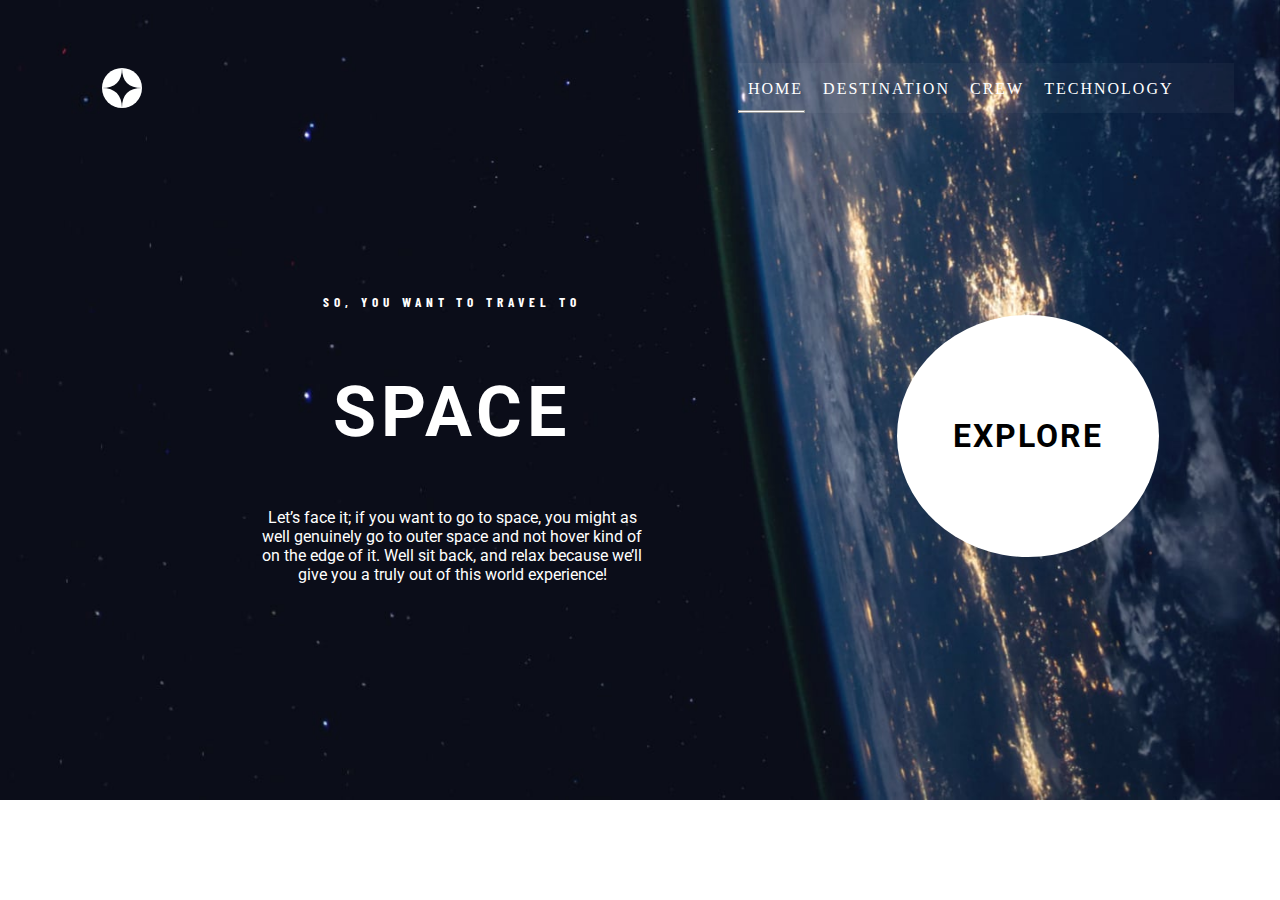
<file: index.html>
<!DOCTYPE html>
<html lang="en">
<head>
  <meta charset="UTF-8">
  <meta name="viewport" content="width=device-width, initial-scale=1.0">

  <link rel="icon" type="image/png" sizes="32x32" href="./assets/favicon-32x32.png">
  <title>Frontend Mentor | Space tourism website</title>
  <link rel="preconnect" href="https://fonts.googleapis.com">
  <link rel="preconnect" href="https://fonts.gstatic.com" crossorigin>
  <link
    href="https://fonts.googleapis.com/css2?family=Barlow+Condensed:wght@300&family=Barlow:wght@300&family=Roboto:wght@300&display=swap"
    rel="stylesheet">

  <link rel="stylesheet" href="styles.css">
</head>
<body>

  <header>
    <img id="logo" src="assets/shared/logo.svg" alt="logo">
    <!---->
    <img id="menu" src="assets/shared/icon-hamburger.svg" alt="menu">
    <nav><a href="index.html">HOME</a>
      <a href="destination.html">DESTINATION</a>
      <a href="crew.html">CREW</a>
      <a href="technology.html">TECHNOLOGY</a>
    </nav>
  </header>
  <aside>
      <img id="close" src="assets/shared/icon-close.svg" alt="close">
      <a href="index.html">00 Home</a>
      <a href="destination.html">01 Destination</a>
      <a href="crew.html">02 Crew</a>
      <a href="technology.html">03 Technology</a>

  </aside>
  <div>
    <main id="indexmain">
      <h5 id="p1">SO, YOU WANT TO TRAVEL TO</h5>
      <h1>SPACE</h1>
      <p id="p2">Let’s face it; if you want to go to space, you might as well genuinely go to
        outer space and not hover kind of on the edge of it. Well sit back, and relax
        because we’ll give you a truly out of this world experience!</p>
    
    </main>
    <footer>
      <div id="explore"></div>
      <a href="destination.html">EXPLORE</a>
    </footer>
  </div>
 
  <script src="app.js"></script>
  
</body>
</html>
</file>
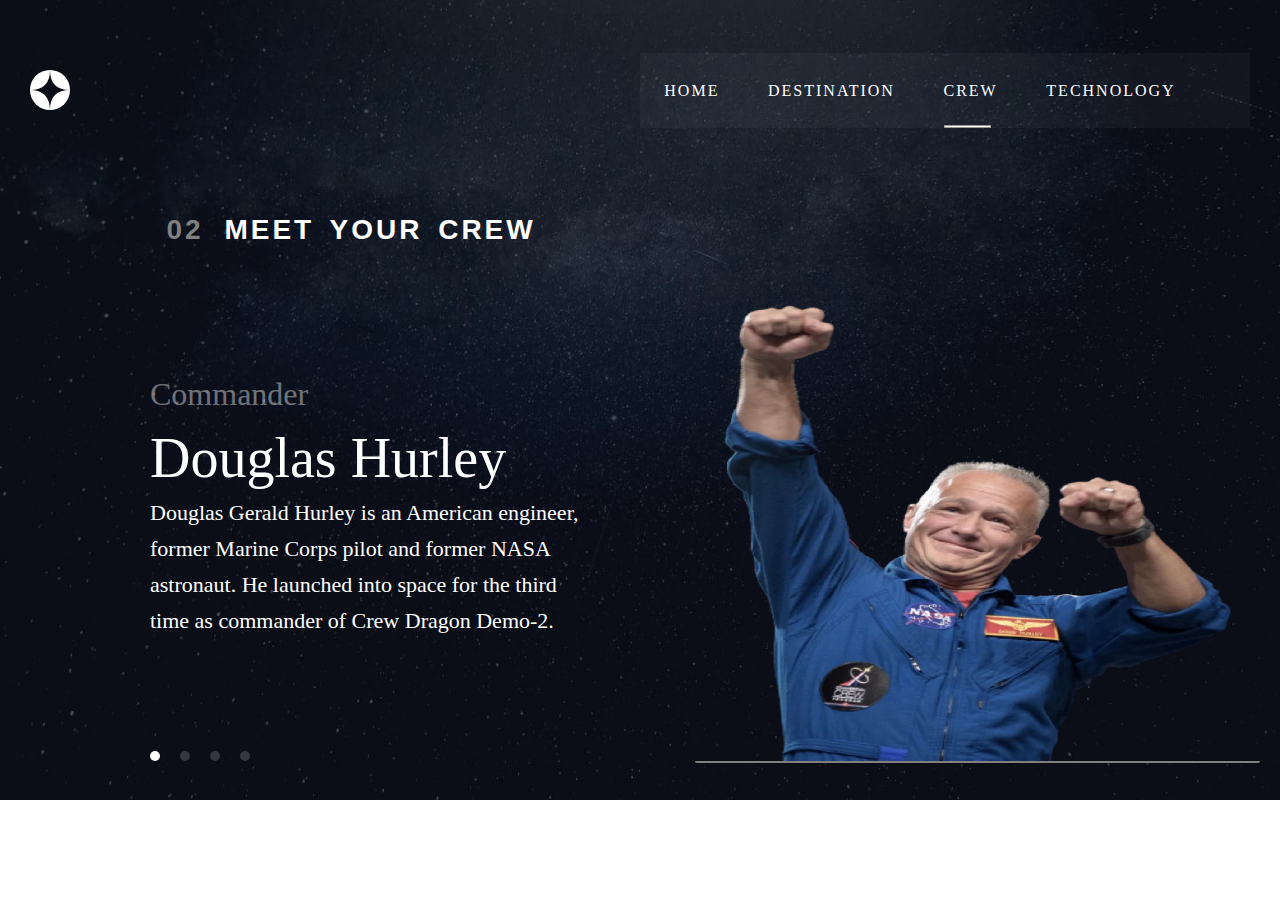
<file: crew.html>
<!DOCTYPE html>
<html lang="en">
<head>
    <meta charset="UTF-8">
    <meta http-equiv="X-UA-Compatible" content="IE=edge">
    <meta name="viewport" content="width=device-width, initial-scale=1.0">
    <title>Frontend Mentor|Crew</title>
    <link rel="stylesheet" href="crew.css">
</head>
<body>
    <header>
        <img id="logo" src="assets/shared/logo.svg" alt="logo">
        <img id="menu" src="assets/shared/icon-hamburger.svg" alt="menu">
        <nav><a href="index.html">HOME</a>
            <a href="destination.html">DESTINATION</a>
            <a href="crew.html">CREW</a>
            <a href="technology.html">TECHNOLOGY</a>
        </nav>
    </header>
    <aside>
        <img id="close" src="assets/shared/icon-close.svg" alt="close">
        <a href="index.html">00 Home</a>
        <a href="destination.html">01 Destination</a>
        <a href="crew.html">02 Crew</a>
        <a href="technology.html">03 Technology</a>

    </aside>

    <main>
        <h5 id="crewHead"><span><b>02</b></span> MEET YOUR CREW</h5>
        <div id="grid">
            <div id="img"><img src="assets/crew/image-douglas-hurley.webp" alt="crew"></div>
            <div id="ip">
                <input type="radio" name="crew" class="radcrew" value="c1" checked>
                <input type="radio" name="crew" class="radcrew" value="c2">
                <input type="radio" name="crew" class="radcrew" value="c3">
                <input type="radio" name="crew" class="radcrew" value="c4">
            </div>
            <div id="te">
                <div id="designation">
                    <p id="des">Commander</p>
                    <p id="name">Douglas Hurley</p>
                </div>
                <p id="about">
                    Douglas Gerald Hurley is an American engineer, former Marine Corps pilot
                    and former NASA astronaut. He launched into space for the third time as
                    commander of Crew Dragon Demo-2.
                </p>
            </div>
        </div>
    </main>
<script src="app.js"></script>
<script src="crew.js"></script>
</body>
</html>
</file>
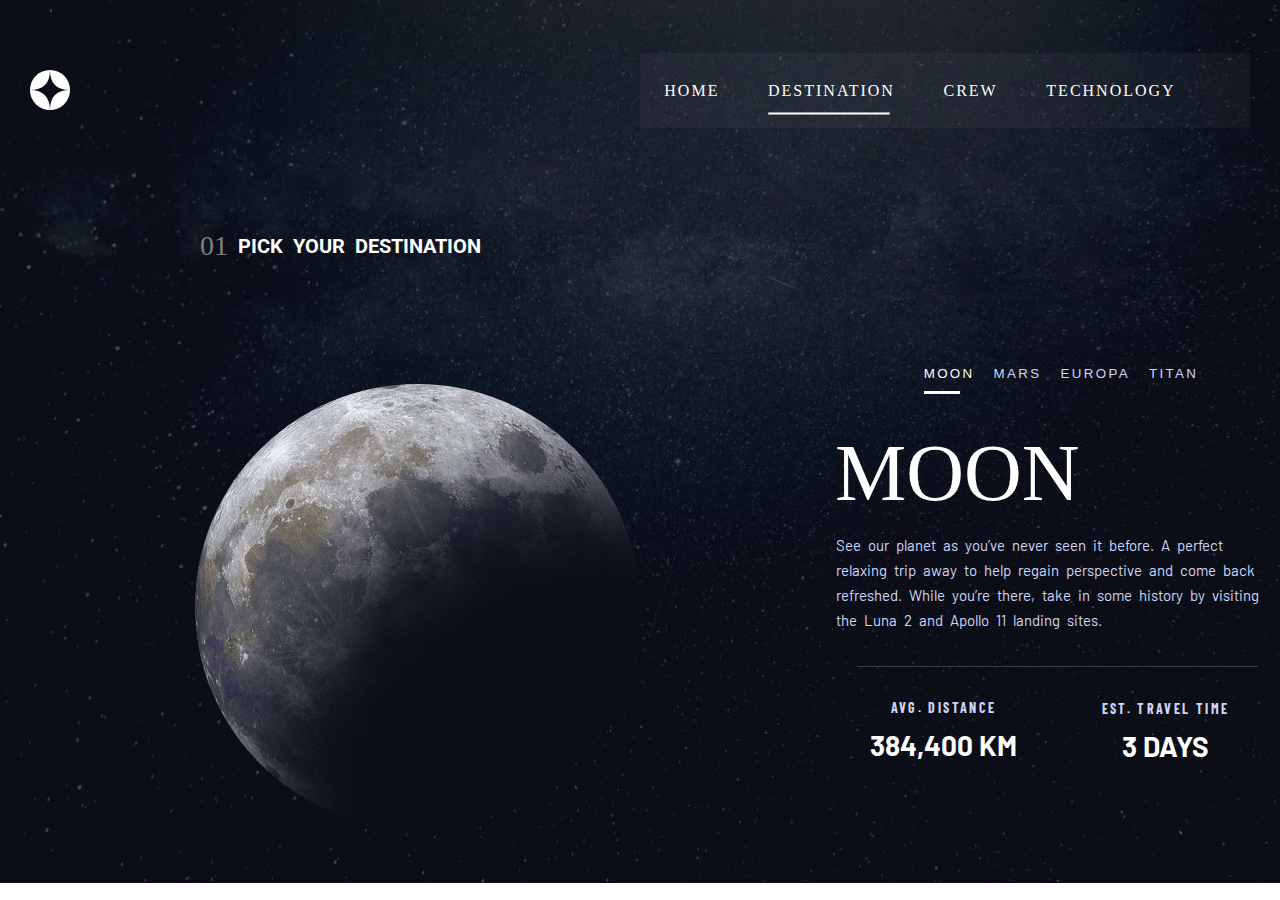
<file: destination.html>
<!DOCTYPE html>
<html lang="en">
<head>
  <meta charset="UTF-8">
  <meta name="viewport" content="width=device-width, initial-scale=1.0">

  <link rel="icon" type="image/png" sizes="32x32" href="./assets/favicon-32x32.png">
  
  <title>Frontend Mentor | Space tourism website</title>
  <link rel="preconnect" href="https://fonts.googleapis.com">
  <link rel="preconnect" href="https://fonts.gstatic.com" crossorigin>
  <link
    href="https://fonts.googleapis.com/css2?family=Barlow+Condensed:wght@300&family=Barlow:wght@300&family=Roboto:wght@300&display=swap"
    rel="stylesheet">

  <link rel="stylesheet" href="dest.css">
  <!-- <style>
    body{
      background-image:url(assets/destination/background-destination-mobile.jpg);
    }
    @media(min-width:376px){
      body{
        background-image: url(assets/destination/background-destination-tablet.jpg);
      }
    }
    @media(min-width:768px){
      body{
        background-image: url(assets/destination/background-destination-desktop.jpg);
      }
    }
  </style> -->
</head>
<body>
  
  <header>
    <img id="logo" src="assets/shared/logo.svg" alt="logo">
    <!---->
    <img id="menu" src="assets/shared/icon-hamburger.svg" alt="menu">
    <nav><a href="index.html">HOME</a>
      <a href="destination.html">DESTINATION</a>
      <a href="crew.html">CREW</a>
      <a href="technology.html">TECHNOLOGY</a>
    </nav>
  </header>
  <aside>
    <img id="close" src="assets/shared/icon-close.svg" alt="close">
    <a href="index.html">00 Home</a>
    <a href="destination.html">01 Destination</a>
    <a href="crew.html">02 Crew</a>
    <a href="technology.html">03 Technology</a>
  
  </aside>

  
  <main id="destmain">
    <div id="head">
      <span>01</span>
      <h5 id="destHead">PICK YOUR DESTINATION</h5>
    </div>

    <div id="flex">
      <div id="img1"><img id="img" src="assets/destination/image-moon.png" alt="moon"></div>
      
      <div id="text">
        <div id="planets">
          <button class="active">MOON</button>
          <button class="inact">MARS</button>
          <button class="inact">EUROPA</button>
          <button class="inact">TITAN</button>
        </div>
        <h1>MOON</h1>
        <p id="destpara">See our planet as you’ve never seen it before. A perfect relaxing trip away to help
          regain perspective and come back refreshed. While you’re there, take in some history
          by visiting the Luna 2 and Apollo 11 landing sites.</p>
        <hr id="desthr">
        <div id="DT">
          <div id="destp1">
            <p class="p11">AVG. DISTANCE</p>
            <p class="p12">384,400 KM</p>
          </div>
          <div id="destp2">
            <p class="p11">EST. TRAVEL TIME</p>
            <p class="p12">3 DAYS</p>
          </div>
        </div>
      </div>
    </div>
  </main>
<script src="app.js"></script>
<script src="dest.js"></script>
  
</body>
</html>
</file>
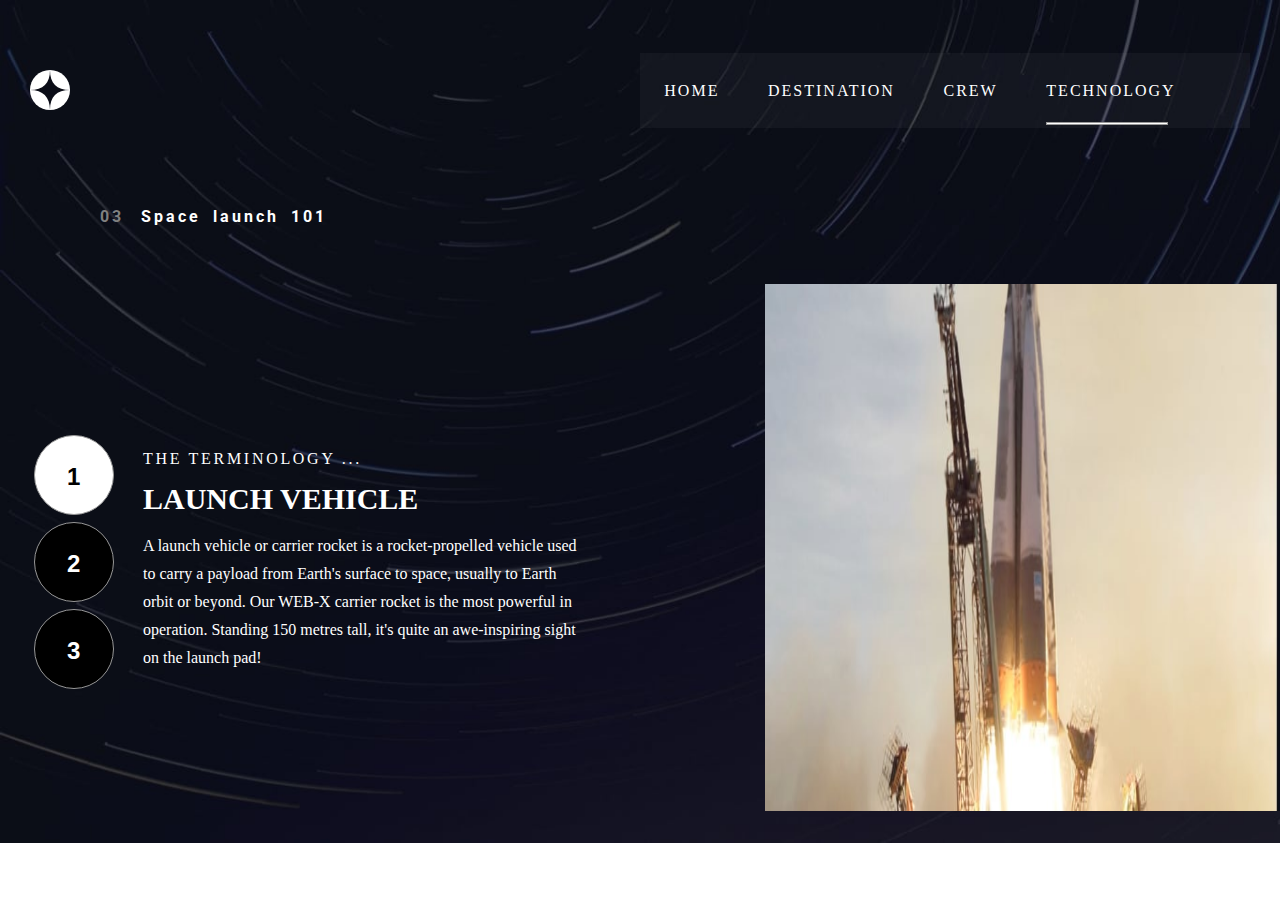
<file: technology.html>
<!DOCTYPE html>
<html lang="en">
<head>
    <meta charset="UTF-8">
    <meta http-equiv="X-UA-Compatible" content="IE=edge">
    <meta name="viewport" content="width=device-width, initial-scale=1.0">
    <title>Frontend Mentor | Space tourism website</title>
    <link
        href="https://fonts.googleapis.com/css2?family=Barlow+Condensed:wght@300&family=Barlow:wght@300&family=Roboto:wght@300&display=swap"
        rel="stylesheet">
    <link rel="stylesheet" href="tech.css">
</head>
<body>
    <header>
        <img id="logo" src="assets/shared/logo.svg" alt="logo">
        <!---->
        <img id="menu" src="assets/shared/icon-hamburger.svg" alt="">
        <nav><a href="index.html">HOME</a>
        <a href="destination.html">DESTINATION</a>
        <a href="crew.html">CREW</a>
        <a href="technology.html">TECHNOLOGY</a></nav>
    </header>
    <aside>
        <img id="close" src="assets/shared/icon-close.svg" alt="close">
        <a href="index.html">00 Home</a>
        <a href="destination.html">01 Destination</a>
        <a href="crew.html">02 Crew</a>
        <a href="technology.html">03 Technology</a>
    </aside>
    <main>
        <h5 id="techHead"><span>03</span> Space launch 101</h5>
        <div id="gridy">
            <img id="img" src="assets/technology/image-launch-vehicle-landscape.jpg" alt="techy">
            <div id="radbtn">
                <!-- <div class="val"><input type="radio" name="choosetech" class="ctech" value="1">
                    <p>1</p>
                </div>
                <div class="val"><input type="radio" name="choosetech" class="ctech" value="2">
                    <p>2</p>
                </div>
                <div class="val"><input type="radio" name="choosetech" class="ctech" value="3">
                    <p>3</p>
                </div> -->
                <input type="radio" name="rb" class="ctech" checked>
                <input type="radio" name="rb" class="ctech">
                <input type="radio" name="rb" class="ctech">
            </div>
            <div id="content">
                <div id="term">THE TERMINOLOGY ...</div>
                <h3>LAUNCH VEHICLE</h3>
                <div id="text">
                    A launch vehicle or carrier rocket is a rocket-propelled vehicle used to carry a
                    payload from Earth's surface to space, usually to Earth orbit or beyond. Our
                    WEB-X carrier rocket is the most powerful in operation. Standing 150 metres tall,
                    it's quite an awe-inspiring sight on the launch pad!
                </div>
            </div>
        </div>
            
    </main>

    <script src="app.js"></script>
    <script src="tech.js"></script>
</body>
</html>
</file>
<file: styles.css>
body {
  padding: 0;
  margin: 0;
  box-sizing: border-box;
  background-image: url(assets/home/background-home-mobile.jpg);
  background-repeat: no-repeat;
  background-size: cover;
  height:fit-content;
}
nav {
  display: none;
}
header {
  display: flex;
  justify-content:space-between;
  align-items:center;
  padding:20px 24px;
}
#logo {
  width: 40px;
  height: 40px;
}
#menu {
  width: 24px;
  height: 21px;
}
aside {
  position: absolute;
  margin-left: 375px;
  margin-top: -84px;
  width: 254px;
  height: 667px;
  display: none;
  flex-direction: column;
  backdrop-filter: blur(10px);
  z-index: 5;
}
aside a {
  text-decoration: none;
  letter-spacing: 2.7px;
  line-height: 19px;
  color:white;
  margin: 16px 0;
  margin-left: 32px;
}
#close {
  width: 19.09px;
  height: 19.09px;
  margin: 33.95px 0 0 208.45px;
}
#indexmain {
  color:white;
  text-align:center;
  padding:10px;
}
#p1 {
  letter-spacing: 4.95px;
  font-family: "Barlow Condensed", sans-serif;
}
h1 {
  font-family: "Roboto", sans-serif;
  font-size: 70px;
}
#indexmain h1 {
  letter-spacing: 5px;
  margin: 16px;
}
#p2 {
  font-family: "Roboto", sans-serif;
}
#explore,
footer a {
  position: absolute;
  margin-top: 100px;
  border-radius: 50%;
}
footer a {
  background: white;
  width: 150px;
  height: 150px;
  font-family: "Roboto", sans-serif;
  font-weight: 700;
  text-decoration: none;
  color: black;
}
footer,
footer a {
  display: grid;
  place-items: center;
}
footer {
  margin-top: 100px;
}
#explore {
  background: transparent;
  width: 250px;
  height: 250px;
  z-index: 2;
}
#explore:hover {
  background: radial-gradient(transparent, rgba(255, 255, 255, 0.5));
}
@media(min-width:400px) {
  aside {
    width: 300px;
    margin-left: 430px;
  }
}
@media (min-width: 435px) {
  body {
    background-image: url(assets/home/background-home-tablet.jpg);
    display: grid;
    place-items: center;
  }
  header {
    padding:0 10px;
    box-sizing:border-box;
    justify-content: space-between;
    align-items: center;
    height: 96px;
    width:90%;
  }
  nav {
    display: flex;
    justify-content: space-around;
    width: fit-content;
    height: 50px;
    align-items: center;
    background: rgba(255, 255, 255, 0.04);
    margin-left:10px;
  }
  a {
    text-decoration: none;
    color: white;
    letter-spacing: 2px;
    line-height: 17px;
    font-size: 8px;
    padding: 0 10px;
  }
  header,
  nav,
  nav a {
    box-sizing: border-box;
  }
  nav a:nth-child(1)::before {
    content: "";
    width: 45px;
    height: 1px;
    border-width: 1px;
    border-style: solid;
    border-color: #979797;
    background-color: white;
    position: absolute;
    margin-top: 30px;
    margin-left: -5px;
  }
  #menu,
  aside {
    display: none;
  }
  #indexmain {
    display: grid;
    place-items: center;
  }
  p {
    width: 400px;
  }
  footer a,
  #explore,
  footer {
    margin: 0;
  }
  footer {
    height: 400px;
  }
  footer a {
    width: 242px;
    height: 242px;
    font-size: 32px;
    letter-spacing: 2px;
  }
  #explore {
    width: 342px;
    height: 342px;
  }
}

@media(min-width:525px){
  a{
    font-size:16px;
  }
  nav a:nth-child(1)::before{
    width:65px;
    margin-left:-10px;
  }
  
}
@media (min-width: 769px) {
  body {
    background-image: url(assets/home/background-home-desktop.jpg);

  }
  header {
    margin: 40px 0 0 55px;
  }
  nav {
    padding-right: 50px;
  }
  body div {
    display: flex;
    width:90%;
    height: 600px;
    justify-content: space-around;
    align-items: center;
  }
  #indexmain {
    width: fit-content;
    padding: 150px 0;
    box-sizing: border-box;
  }
  #indexmain,
  footer {
    height: 650px;
  }
}
</file>
<file: crew.css>
body {
  padding: 0;
  margin: 0;
  box-sizing: border-box;
  background-image: url(assets/crew/background-crew-mobile.jpg);
  background-repeat: no-repeat;
  background-size: cover;
}
nav {
  display: none;
}

header {
  display: flex;
  justify-content: space-between;
  align-items: center;
  padding: 20px 24px;
}

#logo {
  width: 40px;
  height: 40px;
}

#menu {
  width: 24px;
  height: 21px;
}

aside {
  position: absolute;
  margin-left: 375px;
  margin-top: -84px;
  width: 254px;
  height: 667px;
  display: none;
  flex-direction: column;
  backdrop-filter: blur(10px);
  z-index: 5;
}

aside a {
  text-decoration: none;
  letter-spacing: 2.7px;
  line-height: 19px;
  margin: 16px 0;
  margin-left: 32px;
  color:white;
}

#close {
  width: 19.09px;
  height: 19.09px;
  margin: 33.95px 0 0 208.45px;
}
main {
  color: white;
}
#crewHead {
  margin: 34px 0 0 77.5px;
  font-family: "Roboto", sans-serif;
  word-spacing: 5px;
  letter-spacing: 3px;
}
span {
  color: grey;
  margin-right: 5px;
}
#img {
  width: min(375px,100%);
  height: 233px;
  margin-top: 32px;
  display: flex;
  justify-content: center;
  align-items: flex-end;
  border-bottom-style: solid;
  border-bottom-width: 2px;
  border-color: grey;
  border-radius: 2px;

}
img {
  width: 177.12px;
  height: 222px;
}
#ip {
  width: 88px;
  height: 10px;
  display: flex;
  justify-content: space-between;
  padding: 0;
  margin-top: 50px;
  align-items: center;
}
.radcrew {
  padding: 0;
  margin: 0;
  -webkit-appearance: none;
  width: 10px;
  height: 10px;
  border-radius: 50%;
  background: white;
  opacity: 17.44%;
}
.radcrew:checked {
  background: white;
  opacity: 100%;
}
#grid {
  display: grid;
  place-items: center;
  text-align: center;
}
#designation {
  width: 327px;
  height: 55px;
}
#des {
  opacity: 41.1%;
  font-size: 16px;
  line-height: 19px;
  height: 19px;
}
#name {
  font-size: 24px;
  position: relative;
  margin-top: -10px;
}
#about {
  width: 327px;
  height: 125px;
  margin-top: 16px;
  font-size: 15px;
  line-height: 25px;
}
nav {
  display: none;
}
@media(min-width:400px) {
  aside {
    width: 300px;
    margin-left: 430px;
  }
}
@media (min-width: 435px) {
  body {
    background-image: url(assets/crew/background-crew-tablet.jpg);
    display: grid;
    place-items: center;
  }

  header {
    padding: 0 30px;
    box-sizing: border-box;
    justify-content: space-between;
    align-items: center;
    height: 96px;
    width: 100%;
  }

  nav {
    display: flex;
    justify-content: space-around;
    width: fit-content;
    height: 75px;
    align-items: center;
    background: rgba(255, 255, 255, 0.04);
    margin-left: 10px;
    width: max(50%, 370px);
  }

  a {
    text-decoration: none;
    color: white;
    letter-spacing: 2px;
    line-height: 17px;
    font-size: 12px;
    padding: 0 10px;
  }

  header,
  nav,
  nav a {
    box-sizing: border-box;
  }

  nav a:nth-child(3)::before {
    content: "";
    width: 50px;
    height: 1px;
    border-width: 1px;
    border-style: solid;
    border-color: #979797;
    background-color: white;
    position: absolute;
    margin-top: 30px;
    margin-left: 0px;
  }

  #menu,
  aside {
    display: none;
  }
  #grid {
    display: grid;
    place-items: center;
    height: fit-content;
    grid-template-columns: 1fr;
    grid-template-rows: 182px 20px 532px;
    grid-template-areas: "t" "r" "i";
    margin-top: 100px;
    overflow: hidden;
    padding:0 20px;
    box-sizing: border-box;
  }
  #te {
    grid-area: t;
    margin-top: 60px;
    display: flex;
    justify-content: center;
    flex-wrap: wrap;
  }
  #designation,
  #about {
    width: min(95%,530px);
    height:fit-content;
  }
  #about {
    margin-top: 30px;
  }
  #ip {
    grid-area: r;
    margin: 0px;
    margin-top: 100px;
  }
  #img{
    height:fit-content;
  }
  #img img {
    grid-area: i;
    height: 456px;
    width: min(572px,90%);
  }
  nav a:nth-child(3)::before {
    content: "";
    width: 45px;
    height: 1px;
    border-width: 1px;
    border-style: solid;
    border-color: #979797;
    background-color: white;
    position: absolute;
    margin-top: 43px;
    margin-left: 0px;
  }
}
@media (min-width: 770px) {
  body {
    background-image: url(assets/destination/background-destination-desktop.jpg);
  }
  header {
    height: 180px;
  }
  nav {
    padding-right: 50px;
    width: max(50%, 500px);
    height: 75px;
  }

  nav a {
    font-size: 16px;
  }

  nav a:nth-child(2)::before {
    width: 120px;
  }
  #grid {
    grid-template-rows: 500px 50px;
    grid-template-columns: 1fr 1fr;
    grid-template-areas: "t i" "r i";
    box-sizing: border-box;
    /* background:red; */
  }
  #grid,
  #te {
    margin: 0;
  }
  #des,
  #name,
  #about {
    text-align: left;
  }
  #about {
    width: 375px;
    font-size: 16px;
    line-height: 22px;
    box-sizing: border-box;
    margin:0;
  }
  #te{
    justify-content: flex-start;
    padding-left:20px;
    box-sizing: border-box;
    height:fit-content;
  }
  #name {
    font-size: 30px;
    line-height: 40px;
    margin-bottom:5px ;
  }
  #des {
    font-size: 18px;
  }
  #ip {
    width: 100%;
    height: 15px;
    margin:0;
    justify-content: flex-start;
    margin-top:-30px;
  }
  .radcrew{
    margin-left:20px;
  }
  #img {
    width:min(572px,100%);
    height:100%;
  }
  span,
  #crewHead {
    font-size: 28px;
  }
  #crewHead {
    margin-left: 166.5px;
  }
}
@media(min-width:1100px) {
  #grid {
    padding-left: 130px;
  }

  #about {
    width: 444px;
    font-size: 22px;
    line-height: 36px;
    box-sizing: border-box;
    margin: 0;
  }

  #name {
    font-size: 56px;
    line-height: 64px;
    margin-bottom: 5px;
  }

  #des {
    font-size: 32px;
  }
}
</file>
<file: dest.css>
body {
  padding: 0;
  margin: 0;
  box-sizing: border-box;
  background-image: url(assets/destination/background-destination-mobile.jpg);
  background-repeat: no-repeat;
  background-size: cover;
}

nav {
  display: none;
}
header {
  display: flex;
  justify-content: space-between;
  align-items: center;
  padding: 20px 24px;
}
#logo {
  width: 40px;
  height: 40px;
}
#menu {
  width: 24px;
  height: 21px;
}
aside {
  position: absolute;
  margin-left: 375px;
  margin-top: -84px;
  width: 254px;
  height: 667px;
  display: none;
  flex-direction: column;
  backdrop-filter: blur(10px);
  z-index: 5;
}
aside a {
  text-decoration: none;
  letter-spacing: 2.7px;
  line-height: 19px;
  margin: 16px 0;
  margin-left: 32px;
  color:white;
}
#close {
  width: 19.09px;
  height: 19.09px;
  margin: 33.95px 0 0 208.45px;
}
#destHead {
  font-family: "Roboto", sans-serif;
  color: white;
  width: 200px;
  margin: 0px 10px;
  word-spacing: 5px;
  letter-spacing: 2.7px;
  line-height: 19px;
  font-size: 16px;
}
#head {
  margin: 34px 0 0 77.5px;
  display: flex;
  align-items: flex-start;
}
span {
  color: grey;
}
#img {
  width: 170px;
  height: 170px;
  margin: 32px 0 0 103px;
}
#destmain {
  width: min(435px,100%); 
  height: fit-content;
  color: white;
}
#text{
  display:grid;
  place-items:center;
}
#planets {
  display: flex;
  width: fit-content;
  height: 28px;
  margin: 26px 0 0 60px;
}
#planets button {
  background: transparent;
  border: 0px;
  color: white;
  margin-left: 7px;
  letter-spacing: 2.36px;
}
#destmain h1 {
  font-size: 56px;
  font-weight: 300;
  /* margin: 20px 0 0 99.5px; */
  width: 177px;
  height: 68px;
}
#destpara {
  width: 327px;
  height: 125px;
  /* margin: -3px 0 0 24px; */
  font-size: 15px;
  line-height: 25px;
  text-align: center;
  font-family: "Barlow", sans-serif;
  font-weight: 400;
  word-spacing: 4px;
}
.p11,
#destpara {
  color: #d0d6f9;
}
#desthr {
  border: 0;
  width: 327px;
  height: 1px;
  /* margin: 33px 0 0 24px; */
  background-color: #383b4b;
}
.p11 {
  position: absolute;
  margin: 0;
  width: 216px;
  height: 17px;
  font-size: 14px;
  letter-spacing: 2.36px;
  line-height: 17px;
  font-family: "Barlow Condensed", sans-serif;
  font-weight: 700;
}
.p12 {
  position: absolute;
  font-family: "Barlow", sans-serif;
  margin: 29px 0 0 0;
  width: 216px;
  height: 34px;
  line-height: 34px;
  font-size: 28px;
  font-weight: 700;
}
#DT {
  margin-top: 32px;
  display: grid;
  place-items: center;
  text-align: center;
  margin-bottom: 20px;
}
#destp1 {
  width: 223px;
  height: 63px;
}
#destp2 {
  margin-top: 30px;
  width: 223px;
  height: 61px;
}
#planets .active::before {
  content: "";
  width: 36px;
  height: 3px;
  background: white;
  position: absolute;
  margin-top: 25px;
  border-color: #979797;
  border-width: 1px;
}
#planets .inact {
  color: #d0d6f9;
}
#planets .inact:hover::before {
  content: "";
  width: 36px;
  height: 3px;
  background: #979797;
  position: absolute;
  margin-top: 25px;
  border-color: #979797;
  border-width: 1px;
}
@media(min-width:400px) {
  aside {
    width: 300px;
    margin-left: 430px;
  }
}
@media (min-width: 435px) {
  body {
    background-image: url(assets/destination/background-destination-tablet.jpg);
    display: grid;
    place-items: center;
  }

  header {
    padding: 0 30px;
    box-sizing: border-box;
    justify-content: space-between;
    align-items: center;
    height: 96px;
    width: 100%;
  }

  nav {
    display: flex;
    justify-content: space-around;
    width: fit-content;
    height: 75px;
    align-items: center;
    background: rgba(255, 255, 255, 0.04);
    margin-left: 10px;
    width:max(50%,370px);
  }
  a {
    text-decoration: none;
    color: white;
    letter-spacing: 2px;
    line-height: 17px;
    font-size: 12px;
    padding: 0 10px;
  }
  header,
  nav,
  nav a {
    box-sizing: border-box;
  }

  nav a:nth-child(2)::before {
    content: "";
    width: 95px;
    height: 1px;
    border-width: 1px;
    border-style: solid;
    border-color: #979797;
    background-color: white;
    position: absolute;
    margin-top: 30px;
    margin-left: 0px;
  }

  #menu,
  aside {
    display: none;
  }
  #destmain{
    width:100%;
    padding:0 0 50px 0;
    box-sizing: border-box;
  }
  #head{
    margin-left:30px;
  }
  #destHead {
    width: min(95%,400px);
    letter-spacing: 0px;
    line-height: 17px;
    font-size: 20px;
  }
  #img1 {
    width: min(100%,950px);
    text-align: center;
  }
  #img {
    width: 300px;
    height: 300px;
  }
  #img,
  #planets,
  #destmain h1 {
    margin-left: 0px;
  }
  #text {
    display: grid;
    place-items: center;
    width: min(100%,950px);
  }
  #planets {
    height: 34px;
    width: fit-content;
  }
  #destmain h1 {
    font-size: 80px;
    height: fit-content;
    width: fit-content;
  }
  #destpara,
  #desthr,#DT {
    width: min(90%,573px);
  }
  #DT {
    display: flex;
    justify-content: space-between;
    align-items: center;
    height:fit-content;
  }
}
@media (min-width: 950px) {
  body {
    background-image: url(assets/destination/background-destination-desktop.jpg);
  }
  header {
    height:180px;
  }
  nav {
    padding-right: 50px;
    width:max(50%,500px);
    height:75px;
  }
  nav a{
    font-size:16px;
  }
  nav a:nth-child(2)::before{
    width:120px;
  }
  #flex {
    display: flex;
    justify-content: space-around;
    width: min(100%,1385px);
    margin-top: 90px;
    align-items:center;
  }
  #head {
    margin:50px 0 0 200px;
    font-size: 28px;
    width: 600px;
    align-items: center;
  }
  #img {
    width: 445px;
    height: 445px;
  }
  #text {
    width: 445px;
    height: 472px;
    display: block;
    margin: 0;
    padding: 0;
    box-sizing: border-box;
  }
  #destpara {
    text-align: left;
  }
  #destpara,
  #DT {
    width: 444px;
  }
  #planets,
  #destpara,
  #destp2 {
    margin: 0px;
  }
  #destmain h1 {
    width: 445px;
    margin: 37px 0 14px 0;
  }
}
</file>
<file: tech.css>
/*Main Header Common*/
body {
  padding: 0;
  margin: 0;
  box-sizing: border-box;
  background-image: url(assets/technology/background-technology-mobile.jpg);
  background-repeat: no-repeat;
  background-size: cover;
}

nav {
  display: none;
}

header {
  display: flex;
  justify-content: space-between;
  align-items: center;
  padding: 20px 24px;
}

#logo {
  width: 40px;
  height: 40px;
}

#menu {
  width: 24px;
  height: 21px;
}

aside {
  position: absolute;
  margin-left: 375px;
  margin-top: -84px;
  width: 254px;
  height: 667px;
  display:none;
  flex-direction: column;
  backdrop-filter: blur(10px);
  z-index:5;
}

aside a {
  text-decoration: none;
  color:white;
  letter-spacing: 2.7px;
  line-height: 19px;
  margin: 16px 0;
  margin-left: 32px;
}

#close {
  width: 19.09px;
  height: 19.09px;
  margin: 33.95px 0 0 208.45px;
}
#techHead {
  font-family: "Roboto", sans-serif;
  color: white;
  font-size: 16px;
  line-height: 19px;
  word-spacing: 5px;
  letter-spacing: 3px;
}
span {
  color: grey;
  margin-right: 5px;
}
#img {
  width: min(374px,100%);
  height: 170px;
  margin: 32px 0;
}
.ctech {
  -webkit-appearance: none;
  width: 39px;
  height: 39px;
  background: black;
  border-radius: 50%;
  border-color: #979797;
  border-width: 1px;
  border-style: solid;
}
.ctech:before{
  content:"1";
  position:absolute;
  margin:10px 13px;
}
.ctech:nth-child(2):before{
  content:"2";
}
.ctech:nth-child(3):before {
  content: "3";
}
.ctech:valid{
  background:black;
  color:white;
}
.ctech:checked {
  background: white;
  color: black;
}
main {
  color: white;
  display:grid;
  place-items:center;
  text-align:center;
}
#content {
  margin-top: 26px;
  height: fit-content;
}
#term {
  height: 17px;
  font-size: 14px;
  line-height: 17px;
  letter-spacing: 2.3px;
}
h3 {
  height: 27px;
  line-height: 29px;
  font-size: 24px;
  font-family: bellefair;
}
#text {
  width: 327px;
  height: fit-content;
  margin: 16px auto;
  line-height: 20px;
  font-size: 15px;
  font-family: Barlow-Regular;
  text-align: center;
}
#gridy {
  display: block;
}
@media(min-width:400px){
  aside{
    width:300px;
    margin-left:430px;
  }
}
@media (min-width: 435px) {
  body {
    background-image: url(assets/crew/background-crew-tablet.jpg);
    display: grid;
    place-items: center;
  }

  header {
    padding: 0 30px;
    box-sizing: border-box;
    justify-content: space-between;
    align-items: center;
    height: 96px;
    width: 100%;
  }

  nav {
    display: flex;
    justify-content: space-around;
    width: fit-content;
    height: 75px;
    align-items: center;
    background: rgba(255, 255, 255, 0.04);
    margin-left: 10px;
    width: max(50%, 370px);
  }

  a {
    text-decoration: none;
    color: white;
    letter-spacing: 2px;
    line-height: 17px;
    font-size: 12px;
    padding: 0 10px;
  }

  header,
  nav,
  nav a {
    box-sizing: border-box;
  }

  nav a:nth-child(4)::before {
    content: "";
    width: 50px;
    height: 1px;
    border-width: 1px;
    border-style: solid;
    border-color: #979797;
    background-color: white;
    position: absolute;
    margin-top: 40px;
  }

  #menu,
  aside {
    display: none;
  }
  #img {
    width: min(450px,100%);
    height: 310px;
  }
  
  #text {
    line-height: 28px;
    font-size: 16px;
    width:min(100%,435px);
  }
  h3 {
    font-size: 40px;
    line-height: 46px;
    height:fit-content;
  }
  #term {
    font-size: 16px;
    line-height: 19px;
    letter-spacing: 2.7px;
  }
  #gridy{
    display:grid;
    place-items:center;
  }
}

@media (min-width: 769px) {
  body {
    background-image: url(assets/technology/background-technology-desktop.jpg);
  }
  header {
    height: 180px;
  }
  nav {
    padding-right: 50px;
    width: max(50%, 500px);
    height: 75px;
  }
  nav a {
    font-size: 16px;
  }
  nav a:nth-child(4)::before {
    width: 120px;
  }
  #techHead{
    margin-right:auto;
    padding-left:100px;
  }
  #gridy {
    display: grid;
    width: min(100%,1330px);
    grid-template-rows: 1fr;
    grid-template-columns: 10% 50% 40%;
    grid-template-areas: "v t i";
    place-items: center;
  }
  #radbtn {
    grid-area: v;
    flex-direction: column;
    height:fit-content;
    width:70px;
  }
  #content {
    grid-area: t;
    padding-left:15px;
    box-sizing: border-box;
  }
  #img {
    grid-area: i;
    width:min(100%,400px);
    height:327px;
    margin-left:auto;
  }
  #term,
  h3,
  #text {
    text-align: left;
    margin: 0;
    padding:5px 0;
  }
  h3{
    font-size:30px;
  }
}
@media(min-width:1050px){
  #gridy{
    grid-template-columns: 10% 40% 50% ;
  }
  #img{
    width:min(100%,515px);
    height:527px;
  }
  #radbtn{
    height:fit-content;
    margin-top:30px;
  }
  .ctech{
    width:80px;
    height:80px;
  }
  .ctech:before{
    margin:27px 0 0 32px;
    font-size:24px;
    font-weight: 600;
  }
}
</file>
